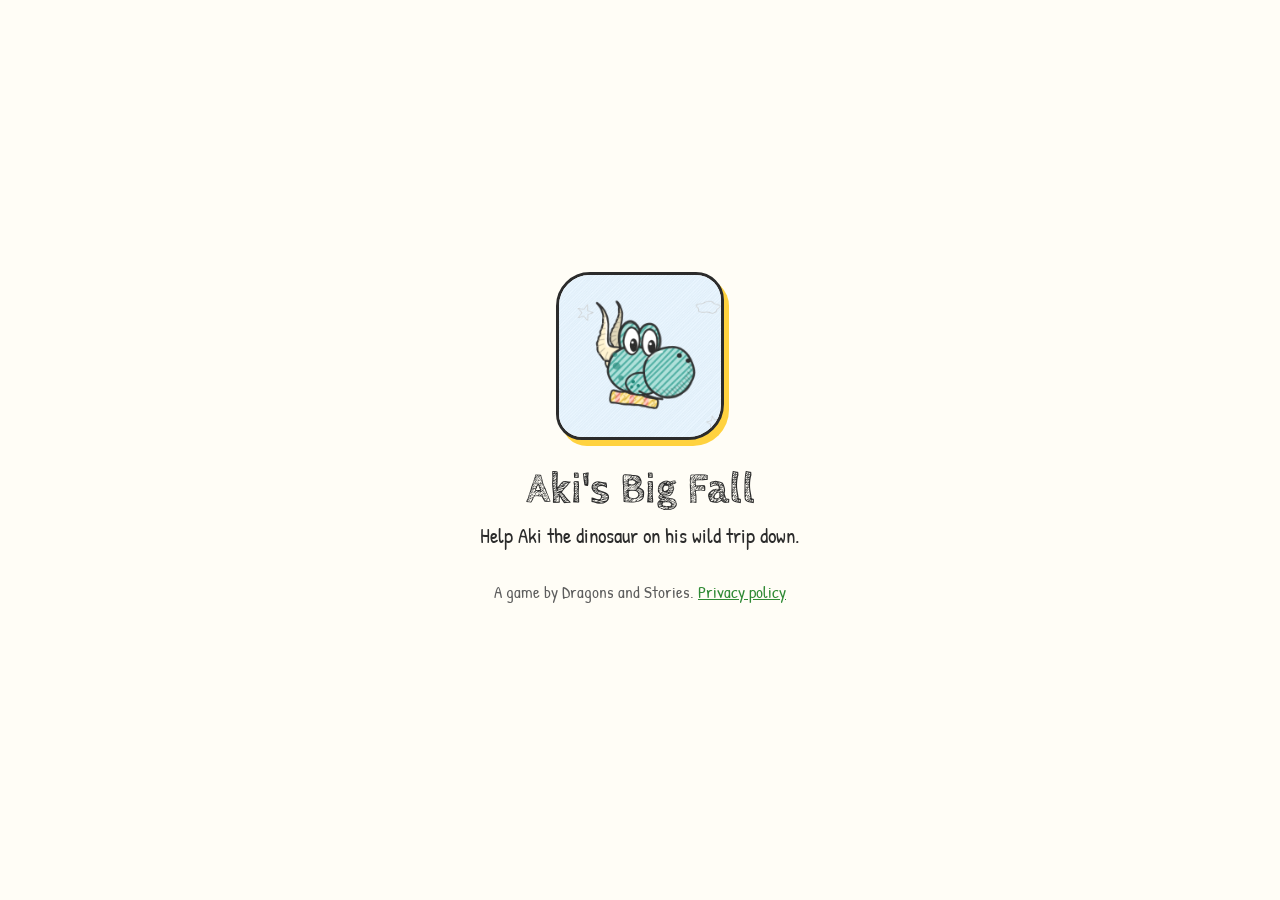
<file: index.html>
<!DOCTYPE html>
<html lang="en">
<head>
<meta charset="utf-8">
<meta name="viewport" content="width=device-width, initial-scale=1">
<title>Aki's Big Fall</title>
<link rel="icon" href="icons/favicon-32.png">
<link rel="stylesheet" href="fonts/fonts.css">
<style>
  :root { --ink: #2b2b2b; --soft: #5d5d5d; --paper: #fffdf6; --yellow: #ffd23f; --green: #2f8a35; }
  * { box-sizing: border-box; }
  body { margin: 0; min-height: 100vh; display: grid; place-items: center; background: var(--paper);
         color: var(--ink); font: 21px/1.5 'Patrick Hand', system-ui, sans-serif; text-align: center; }
  main { padding: 2rem 1.2rem 3rem; }
  img { width: 168px; height: 168px; border: 3px solid var(--ink); border-radius: 34px 28px 36px 26px;
        box-shadow: 5px 6px 0 var(--yellow); background: #fff; }
  h1 { font-family: 'Cabin Sketch', system-ui, sans-serif; font-size: 2.7rem; line-height: 1.1; margin: 1.1rem 0 .4rem; }
  p { margin: .4rem 0; }
  a { color: var(--green); }
  .small { color: var(--soft); font-size: 1.05rem; margin-top: 1.8rem; }
</style>
</head>
<body>
<main>
  <img src="icons/icon-192.png" alt="Aki the dinosaur">
  <h1>Aki's Big Fall</h1>
  <p>Help Aki the dinosaur on his wild trip down.</p>
  <p class="small">A game by Dragons and Stories. <a href="privacy.html">Privacy policy</a></p>
</main>
<script>
  // The old web version left an offline copy in some browsers. This removes it.
  if ('serviceWorker' in navigator) {
    navigator.serviceWorker.getRegistrations().then(function (list) {
      list.forEach(function (reg) { reg.unregister(); });
    }).catch(function () {});
  }
</script>
</body>
</html>
</file>
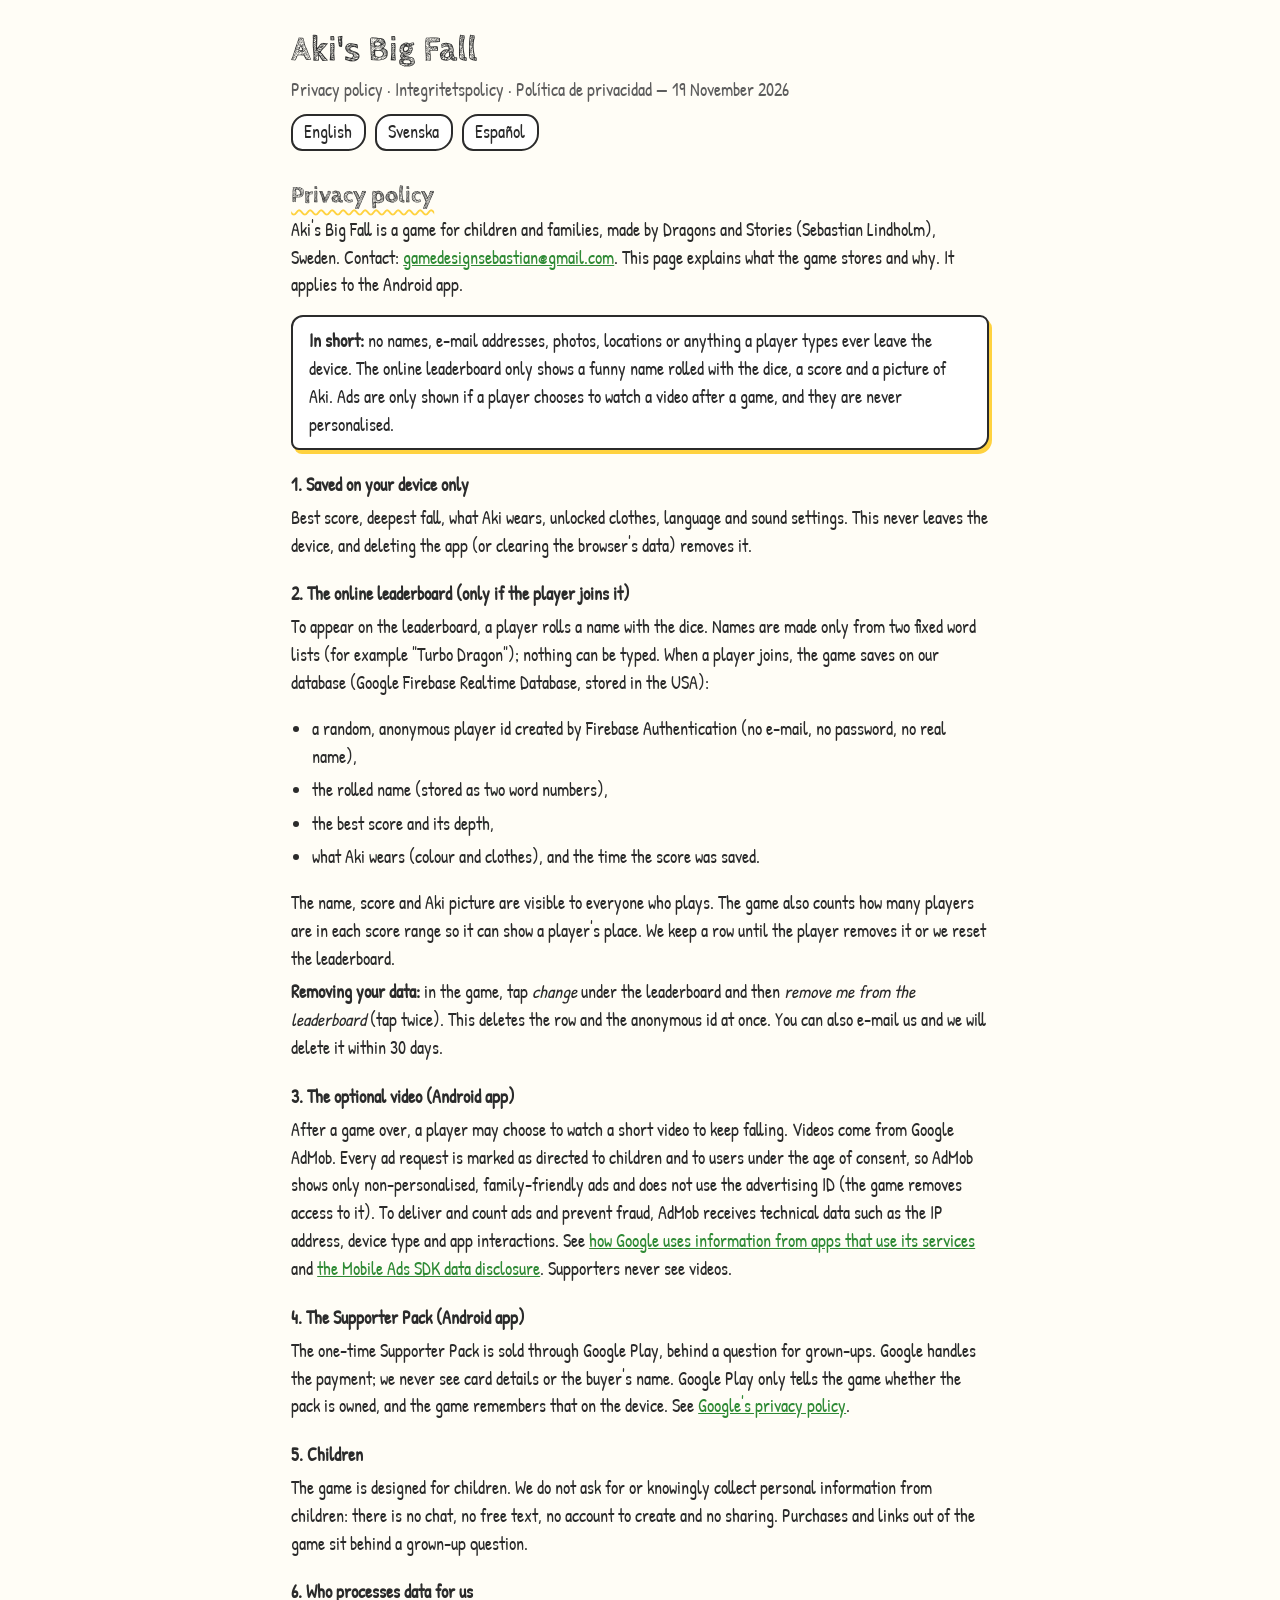
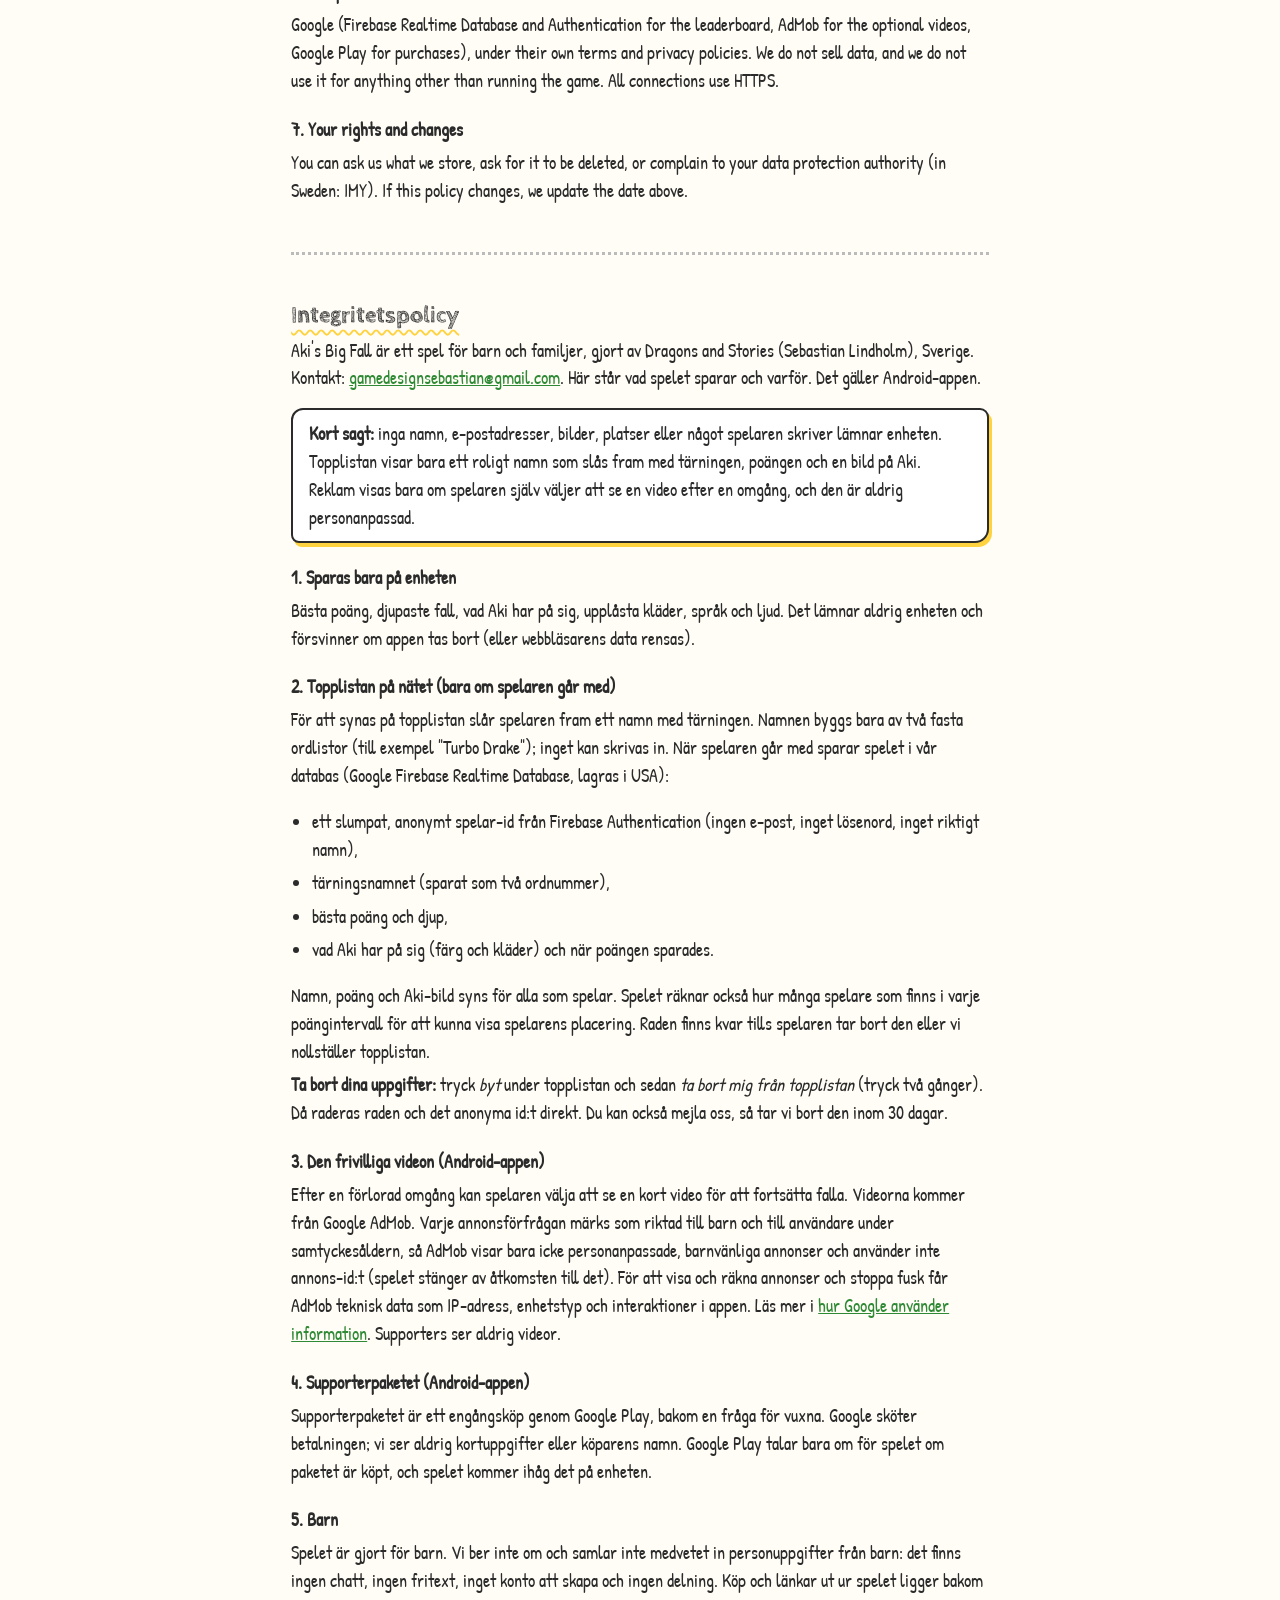
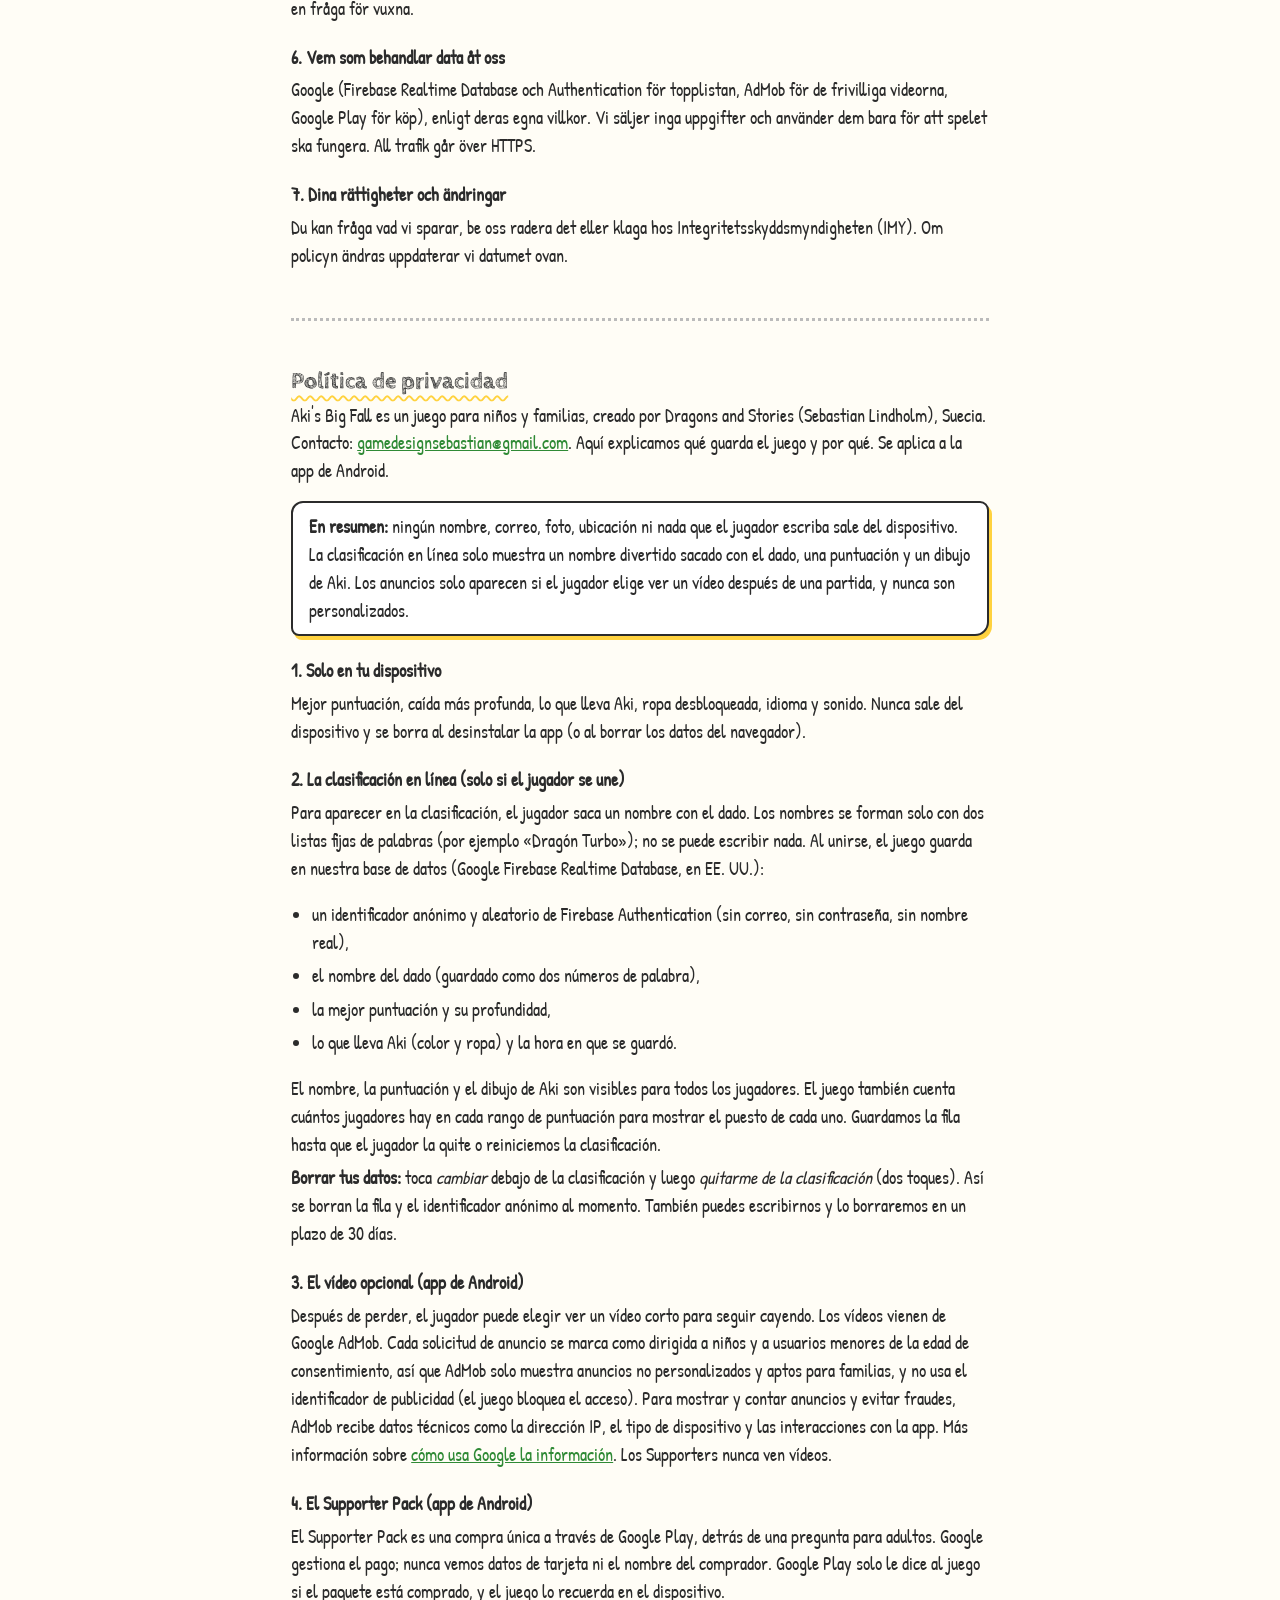
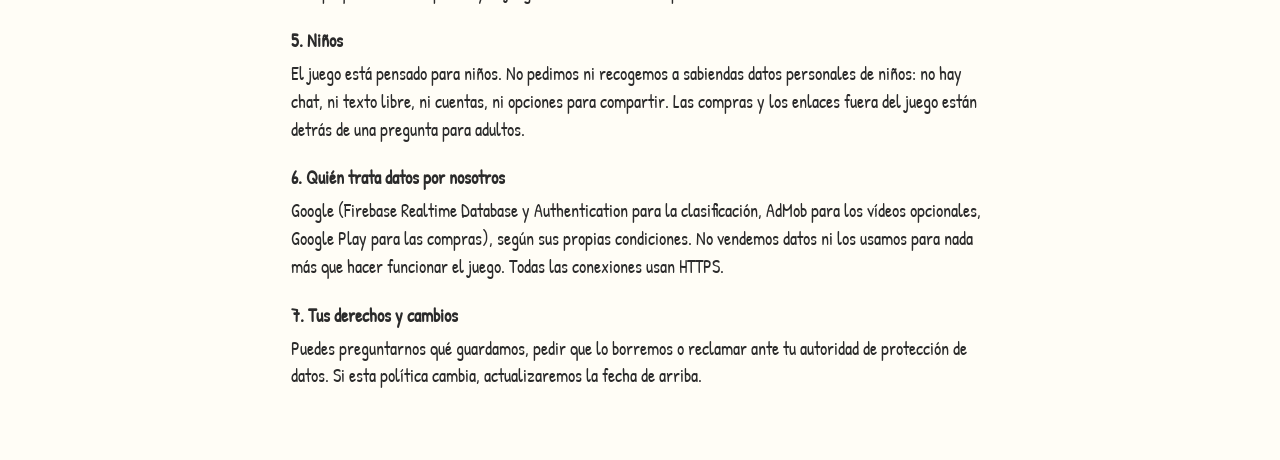
<file: privacy.html>
<!DOCTYPE html>
<html lang="en">
<head>
<meta charset="utf-8">
<meta name="viewport" content="width=device-width, initial-scale=1">
<title>Aki's Big Fall – Privacy policy</title>
<link rel="icon" href="icons/favicon-32.png">
<link rel="stylesheet" href="fonts/fonts.css">
<style>
  :root { --ink: #2b2b2b; --soft: #5d5d5d; --paper: #fffdf6; --yellow: #ffd23f; --green: #2f8a35; }
  * { box-sizing: border-box; }
  body { margin: 0; background: var(--paper); color: var(--ink); font: 18px/1.55 'Patrick Hand', system-ui, sans-serif; }
  main { max-width: 46rem; margin: 0 auto; padding: 1.5rem 1.2rem 4rem; }
  h1, h2 { font-family: 'Cabin Sketch', system-ui, sans-serif; line-height: 1.15; }
  h1 { font-size: 2.2rem; margin: .4rem 0 .2rem; }
  h2 { font-size: 1.45rem; margin: 2rem 0 .4rem; text-decoration: underline wavy var(--yellow) 2px; text-underline-offset: .3em; }
  h3 { font-size: 1.1rem; margin: 1.3rem 0 .2rem; }
  p, li { margin: .35rem 0; }
  ul { padding-left: 1.3rem; }
  a { color: var(--green); }
  .langs { display: flex; gap: .6rem; flex-wrap: wrap; margin: .6rem 0 1rem; }
  .langs a { padding: .15rem .7rem; border: 2px solid var(--ink); border-radius: 1rem 0.8rem 1.1rem 0.7rem; text-decoration: none; color: var(--ink); background: #fff; }
  .date { color: var(--soft); }
  .box { border: 2px solid var(--ink); border-radius: 12px 9px 14px 8px; background: #fff; padding: .6rem 1rem; margin: 1rem 0; box-shadow: 3px 4px 0 var(--yellow); }
  section + section { margin-top: 3rem; padding-top: 1rem; border-top: 3px dotted #bbb; }
</style>
</head>
<body>
<main>
  <h1>Aki's Big Fall</h1>
  <p class="date">Privacy policy · Integritetspolicy · Política de privacidad — 19 November 2026</p>
  <nav class="langs" aria-label="Language">
    <a href="#en">English</a><a href="#sv">Svenska</a><a href="#es">Español</a>
  </nav>

  <!-- ============================== ENGLISH ============================== -->
  <section id="en" lang="en">
    <h2>Privacy policy</h2>
    <p>Aki's Big Fall is a game for children and families, made by Dragons and Stories (Sebastian Lindholm),
      Sweden. Contact: <a href="mailto:gamedesignsebastian@gmail.com">gamedesignsebastian@gmail.com</a>.
      This page explains what the game stores and why. It applies to the Android app.</p>
    <div class="box"><b>In short:</b> no names, e-mail addresses, photos, locations or anything a
      player types ever leave the device. The online leaderboard only shows a funny name rolled with
      the dice, a score and a picture of Aki. Ads are only shown if a player chooses to watch a video
      after a game, and they are never personalised.</div>

    <h3>1. Saved on your device only</h3>
    <p>Best score, deepest fall, what Aki wears, unlocked clothes, language and sound settings.
      This never leaves the device, and deleting the app (or clearing the browser's data) removes it.</p>

    <h3>2. The online leaderboard (only if the player joins it)</h3>
    <p>To appear on the leaderboard, a player rolls a name with the dice. Names are made only from
      two fixed word lists (for example "Turbo Dragon"); nothing can be typed. When a player joins,
      the game saves on our database (Google Firebase Realtime Database, stored in the USA):</p>
    <ul>
      <li>a random, anonymous player id created by Firebase Authentication (no e-mail, no password, no real name),</li>
      <li>the rolled name (stored as two word numbers),</li>
      <li>the best score and its depth,</li>
      <li>what Aki wears (colour and clothes), and the time the score was saved.</li>
    </ul>
    <p>The name, score and Aki picture are visible to everyone who plays. The game also counts how
      many players are in each score range so it can show a player's place.
      We keep a row until the player removes it or we reset the leaderboard.</p>
    <p><b>Removing your data:</b> in the game, tap <i>change</i> under the leaderboard and then
      <i>remove me from the leaderboard</i> (tap twice). This deletes the row and the anonymous id
      at once. You can also e-mail us and we will delete it within 30 days.</p>

    <h3>3. The optional video (Android app)</h3>
    <p>After a game over, a player may choose to watch a short video to keep falling. Videos come
      from Google AdMob. Every ad request is marked as directed to children and to users under the
      age of consent, so AdMob shows only non-personalised, family-friendly ads and does not use the
      advertising ID (the game removes access to it). To deliver and count ads and prevent fraud,
      AdMob receives technical data such as the IP address, device type and app interactions. See
      <a href="https://policies.google.com/technologies/partner-sites">how Google uses information from apps that use its services</a>
      and <a href="https://developers.google.com/admob/android/privacy/play-data-disclosure">the Mobile Ads SDK data disclosure</a>.
      Supporters never see videos.</p>

    <h3>4. The Supporter Pack (Android app)</h3>
    <p>The one-time Supporter Pack is sold through Google Play, behind a question for grown-ups.
      Google handles the payment; we never see card details or the buyer's name. Google Play only
      tells the game whether the pack is owned, and the game remembers that on the device.
      See <a href="https://policies.google.com/privacy">Google's privacy policy</a>.</p>

    <h3>5. Children</h3>
    <p>The game is designed for children. We do not ask for or knowingly collect personal
      information from children: there is no chat, no free text, no account to create and no
      sharing. Purchases and links out of the game sit behind a grown-up question.</p>

    <h3>6. Who processes data for us</h3>
    <p>Google (Firebase Realtime Database and Authentication for the leaderboard, AdMob for the
      optional videos, Google Play for purchases), under their own terms and privacy policies.
      We do not sell data, and we do not use it for anything other than running the game.
      All connections use HTTPS.</p>

    <h3>7. Your rights and changes</h3>
    <p>You can ask us what we store, ask for it to be deleted, or complain to your data protection
      authority (in Sweden: IMY). If this policy changes, we update the date above.</p>
  </section>

  <!-- ============================== SVENSKA ============================== -->
  <section id="sv" lang="sv">
    <h2>Integritetspolicy</h2>
    <p>Aki's Big Fall är ett spel för barn och familjer, gjort av Dragons and Stories (Sebastian Lindholm),
      Sverige. Kontakt: <a href="mailto:gamedesignsebastian@gmail.com">gamedesignsebastian@gmail.com</a>.
      Här står vad spelet sparar och varför. Det gäller Android-appen.</p>
    <div class="box"><b>Kort sagt:</b> inga namn, e-postadresser, bilder, platser eller något
      spelaren skriver lämnar enheten. Topplistan visar bara ett roligt namn som slås fram med
      tärningen, poängen och en bild på Aki. Reklam visas bara om spelaren själv väljer att se en
      video efter en omgång, och den är aldrig personanpassad.</div>

    <h3>1. Sparas bara på enheten</h3>
    <p>Bästa poäng, djupaste fall, vad Aki har på sig, upplåsta kläder, språk och ljud. Det lämnar
      aldrig enheten och försvinner om appen tas bort (eller webbläsarens data rensas).</p>

    <h3>2. Topplistan på nätet (bara om spelaren går med)</h3>
    <p>För att synas på topplistan slår spelaren fram ett namn med tärningen. Namnen byggs bara av
      två fasta ordlistor (till exempel "Turbo Drake"); inget kan skrivas in. När spelaren går med
      sparar spelet i vår databas (Google Firebase Realtime Database, lagras i USA):</p>
    <ul>
      <li>ett slumpat, anonymt spelar-id från Firebase Authentication (ingen e-post, inget lösenord, inget riktigt namn),</li>
      <li>tärningsnamnet (sparat som två ordnummer),</li>
      <li>bästa poäng och djup,</li>
      <li>vad Aki har på sig (färg och kläder) och när poängen sparades.</li>
    </ul>
    <p>Namn, poäng och Aki-bild syns för alla som spelar. Spelet räknar också hur många spelare som
      finns i varje poängintervall för att kunna visa spelarens placering. Raden finns kvar tills
      spelaren tar bort den eller vi nollställer topplistan.</p>
    <p><b>Ta bort dina uppgifter:</b> tryck <i>byt</i> under topplistan och sedan
      <i>ta bort mig från topplistan</i> (tryck två gånger). Då raderas raden och det anonyma id:t
      direkt. Du kan också mejla oss, så tar vi bort den inom 30 dagar.</p>

    <h3>3. Den frivilliga videon (Android-appen)</h3>
    <p>Efter en förlorad omgång kan spelaren välja att se en kort video för att fortsätta falla.
      Videorna kommer från Google AdMob. Varje annonsförfrågan märks som riktad till barn och till
      användare under samtyckesåldern, så AdMob visar bara icke personanpassade, barnvänliga annonser
      och använder inte annons-id:t (spelet stänger av åtkomsten till det). För att visa och räkna
      annonser och stoppa fusk får AdMob teknisk data som IP-adress, enhetstyp och interaktioner i
      appen. Läs mer i <a href="https://policies.google.com/technologies/partner-sites?hl=sv">hur Google använder information</a>.
      Supporters ser aldrig videor.</p>

    <h3>4. Supporterpaketet (Android-appen)</h3>
    <p>Supporterpaketet är ett engångsköp genom Google Play, bakom en fråga för vuxna. Google sköter
      betalningen; vi ser aldrig kortuppgifter eller köparens namn. Google Play talar bara om för
      spelet om paketet är köpt, och spelet kommer ihåg det på enheten.</p>

    <h3>5. Barn</h3>
    <p>Spelet är gjort för barn. Vi ber inte om och samlar inte medvetet in personuppgifter från
      barn: det finns ingen chatt, ingen fritext, inget konto att skapa och ingen delning. Köp och
      länkar ut ur spelet ligger bakom en fråga för vuxna.</p>

    <h3>6. Vem som behandlar data åt oss</h3>
    <p>Google (Firebase Realtime Database och Authentication för topplistan, AdMob för de frivilliga
      videorna, Google Play för köp), enligt deras egna villkor. Vi säljer inga uppgifter och använder
      dem bara för att spelet ska fungera. All trafik går över HTTPS.</p>

    <h3>7. Dina rättigheter och ändringar</h3>
    <p>Du kan fråga vad vi sparar, be oss radera det eller klaga hos Integritetsskyddsmyndigheten
      (IMY). Om policyn ändras uppdaterar vi datumet ovan.</p>
  </section>

  <!-- ============================== ESPAÑOL ============================== -->
  <section id="es" lang="es">
    <h2>Política de privacidad</h2>
    <p>Aki's Big Fall es un juego para niños y familias, creado por Dragons and Stories (Sebastian Lindholm),
      Suecia. Contacto: <a href="mailto:gamedesignsebastian@gmail.com">gamedesignsebastian@gmail.com</a>.
      Aquí explicamos qué guarda el juego y por qué. Se aplica a la app de Android.</p>
    <div class="box"><b>En resumen:</b> ningún nombre, correo, foto, ubicación ni nada que el jugador
      escriba sale del dispositivo. La clasificación en línea solo muestra un nombre divertido sacado
      con el dado, una puntuación y un dibujo de Aki. Los anuncios solo aparecen si el jugador elige
      ver un vídeo después de una partida, y nunca son personalizados.</div>

    <h3>1. Solo en tu dispositivo</h3>
    <p>Mejor puntuación, caída más profunda, lo que lleva Aki, ropa desbloqueada, idioma y sonido.
      Nunca sale del dispositivo y se borra al desinstalar la app (o al borrar los datos del navegador).</p>

    <h3>2. La clasificación en línea (solo si el jugador se une)</h3>
    <p>Para aparecer en la clasificación, el jugador saca un nombre con el dado. Los nombres se forman
      solo con dos listas fijas de palabras (por ejemplo «Dragón Turbo»); no se puede escribir nada.
      Al unirse, el juego guarda en nuestra base de datos (Google Firebase Realtime Database, en EE. UU.):</p>
    <ul>
      <li>un identificador anónimo y aleatorio de Firebase Authentication (sin correo, sin contraseña, sin nombre real),</li>
      <li>el nombre del dado (guardado como dos números de palabra),</li>
      <li>la mejor puntuación y su profundidad,</li>
      <li>lo que lleva Aki (color y ropa) y la hora en que se guardó.</li>
    </ul>
    <p>El nombre, la puntuación y el dibujo de Aki son visibles para todos los jugadores. El juego
      también cuenta cuántos jugadores hay en cada rango de puntuación para mostrar el puesto de cada uno.
      Guardamos la fila hasta que el jugador la quite o reiniciemos la clasificación.</p>
    <p><b>Borrar tus datos:</b> toca <i>cambiar</i> debajo de la clasificación y luego
      <i>quitarme de la clasificación</i> (dos toques). Así se borran la fila y el identificador
      anónimo al momento. También puedes escribirnos y lo borraremos en un plazo de 30 días.</p>

    <h3>3. El vídeo opcional (app de Android)</h3>
    <p>Después de perder, el jugador puede elegir ver un vídeo corto para seguir cayendo. Los vídeos
      vienen de Google AdMob. Cada solicitud de anuncio se marca como dirigida a niños y a usuarios
      menores de la edad de consentimiento, así que AdMob solo muestra anuncios no personalizados y
      aptos para familias, y no usa el identificador de publicidad (el juego bloquea el acceso).
      Para mostrar y contar anuncios y evitar fraudes, AdMob recibe datos técnicos como la dirección IP,
      el tipo de dispositivo y las interacciones con la app. Más información sobre
      <a href="https://policies.google.com/technologies/partner-sites?hl=es">cómo usa Google la información</a>.
      Los Supporters nunca ven vídeos.</p>

    <h3>4. El Supporter Pack (app de Android)</h3>
    <p>El Supporter Pack es una compra única a través de Google Play, detrás de una pregunta para
      adultos. Google gestiona el pago; nunca vemos datos de tarjeta ni el nombre del comprador.
      Google Play solo le dice al juego si el paquete está comprado, y el juego lo recuerda en el dispositivo.</p>

    <h3>5. Niños</h3>
    <p>El juego está pensado para niños. No pedimos ni recogemos a sabiendas datos personales de
      niños: no hay chat, ni texto libre, ni cuentas, ni opciones para compartir. Las compras y los
      enlaces fuera del juego están detrás de una pregunta para adultos.</p>

    <h3>6. Quién trata datos por nosotros</h3>
    <p>Google (Firebase Realtime Database y Authentication para la clasificación, AdMob para los
      vídeos opcionales, Google Play para las compras), según sus propias condiciones. No vendemos
      datos ni los usamos para nada más que hacer funcionar el juego. Todas las conexiones usan HTTPS.</p>

    <h3>7. Tus derechos y cambios</h3>
    <p>Puedes preguntarnos qué guardamos, pedir que lo borremos o reclamar ante tu autoridad de
      protección de datos. Si esta política cambia, actualizaremos la fecha de arriba.</p>
  </section>
</main>
</body>
</html>
</file>
<file: fonts/fonts.css>
/* Hand-writing fonts, bundled so the game works offline and inside the
   Android app. Both are SIL Open Font License 1.1 (see the OFL-*.txt files). */
@font-face {
  font-family: 'Cabin Sketch';
  font-style: normal;
  font-weight: 400;
  font-display: swap;
  src: url(cabin-sketch-latin-400-normal.woff2) format('woff2');
  unicode-range: U+0000-00FF,U+0131,U+0152-0153,U+02BB-02BC,U+02C6,U+02DA,U+02DC,U+0304,U+0308,U+0329,U+2000-206F,U+20AC,U+2122,U+2191,U+2193,U+2212,U+2215,U+FEFF,U+FFFD;
}
@font-face {
  font-family: 'Cabin Sketch';
  font-style: normal;
  font-weight: 700;
  font-display: swap;
  src: url(cabin-sketch-latin-700-normal.woff2) format('woff2');
  unicode-range: U+0000-00FF,U+0131,U+0152-0153,U+02BB-02BC,U+02C6,U+02DA,U+02DC,U+0304,U+0308,U+0329,U+2000-206F,U+20AC,U+2122,U+2191,U+2193,U+2212,U+2215,U+FEFF,U+FFFD;
}
@font-face {
  font-family: 'Patrick Hand';
  font-style: normal;
  font-weight: 400;
  font-display: swap;
  src: url(patrick-hand-latin-ext-400-normal.woff2) format('woff2');
  unicode-range: U+0100-02BA,U+02BD-02C5,U+02C7-02CC,U+02CE-02D7,U+02DD-02FF,U+0304,U+0308,U+0329,U+1D00-1DBF,U+1E00-1E9F,U+1EF2-1EFF,U+2020,U+20A0-20AB,U+20AD-20C0,U+2113,U+2C60-2C7F,U+A720-A7FF;
}
@font-face {
  font-family: 'Patrick Hand';
  font-style: normal;
  font-weight: 400;
  font-display: swap;
  src: url(patrick-hand-latin-400-normal.woff2) format('woff2');
  unicode-range: U+0000-00FF,U+0131,U+0152-0153,U+02BB-02BC,U+02C6,U+02DA,U+02DC,U+0304,U+0308,U+0329,U+2000-206F,U+20AC,U+2122,U+2191,U+2193,U+2212,U+2215,U+FEFF,U+FFFD;
}
</file>
